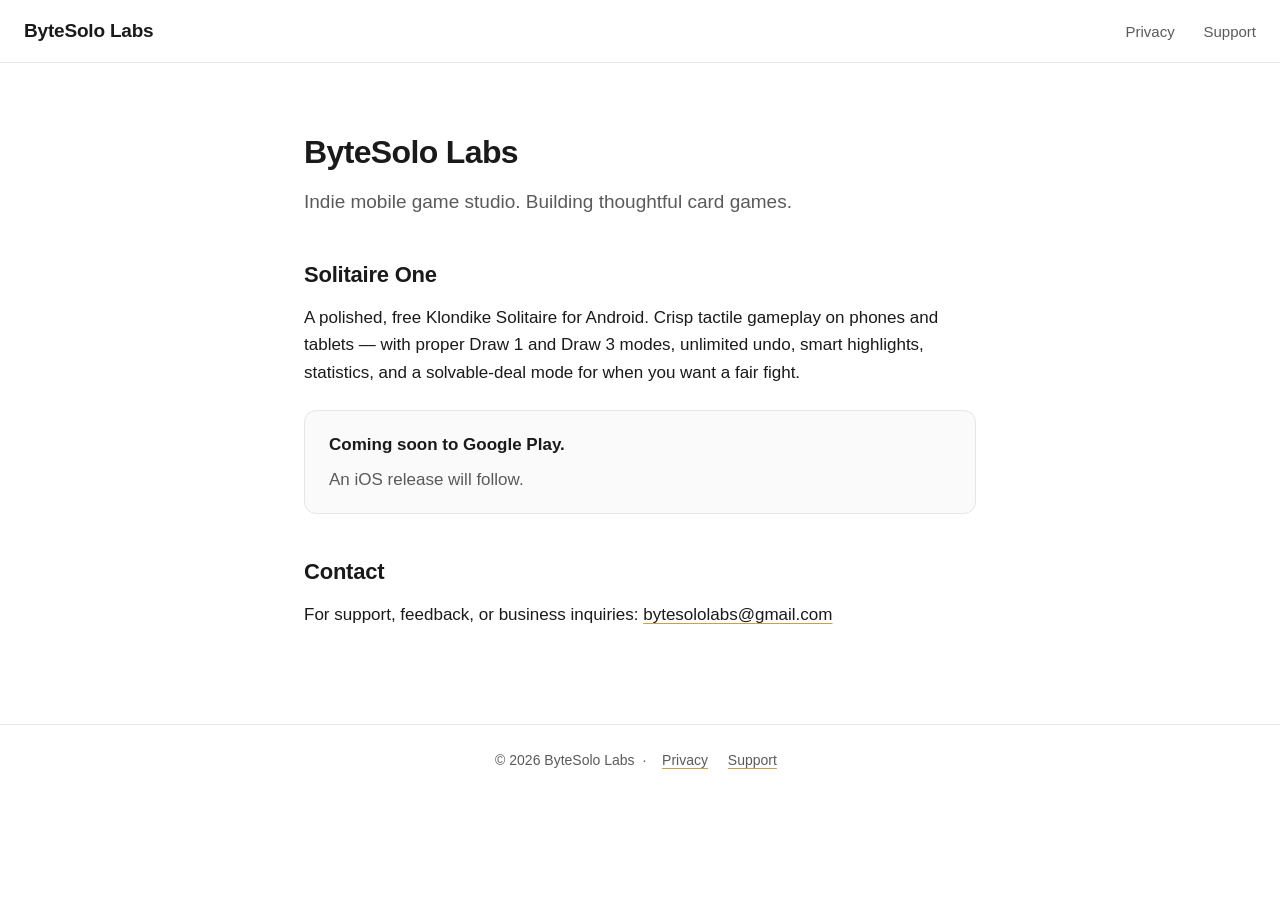
<file: index.html>
<!DOCTYPE html>
<html lang="en">
  <head>
    <meta charset="UTF-8" />
    <meta name="viewport" content="width=device-width, initial-scale=1" />
    <title>ByteSolo Labs</title>
    <meta
      name="description"
      content="Indie mobile game studio building thoughtful card games."
    />
    <link rel="stylesheet" href="styles.css" />
  </head>
  <body>
    <header class="site-header">
      <a class="brand" href="/">ByteSolo Labs</a>
      <nav>
        <a href="/privacy.html">Privacy</a>
        <a href="/support.html">Support</a>
      </nav>
    </header>

    <main class="container">
      <h1>ByteSolo Labs</h1>
      <p class="tagline">
        Indie mobile game studio. Building thoughtful card games.
      </p>

      <h2>Solitaire One</h2>
      <p>
        A polished, free Klondike Solitaire for Android. Crisp tactile
        gameplay on phones and tablets — with proper Draw 1 and Draw 3 modes,
        unlimited undo, smart highlights, statistics, and a solvable-deal
        mode for when you want a fair fight.
      </p>
      <div class="card">
        <strong>Coming soon to Google Play.</strong>
        <p class="muted" style="margin: 8px 0 0">
          An iOS release will follow.
        </p>
      </div>

      <h2>Contact</h2>
      <p>
        For support, feedback, or business inquiries:
        <a href="mailto:bytesololabs@gmail.com">bytesololabs@gmail.com</a>
      </p>
    </main>

    <footer class="site-footer">
      &copy; 2026 ByteSolo Labs &nbsp;·&nbsp;
      <a href="/privacy.html">Privacy</a>
      <a href="/support.html">Support</a>
    </footer>
  </body>
</html>
</file>
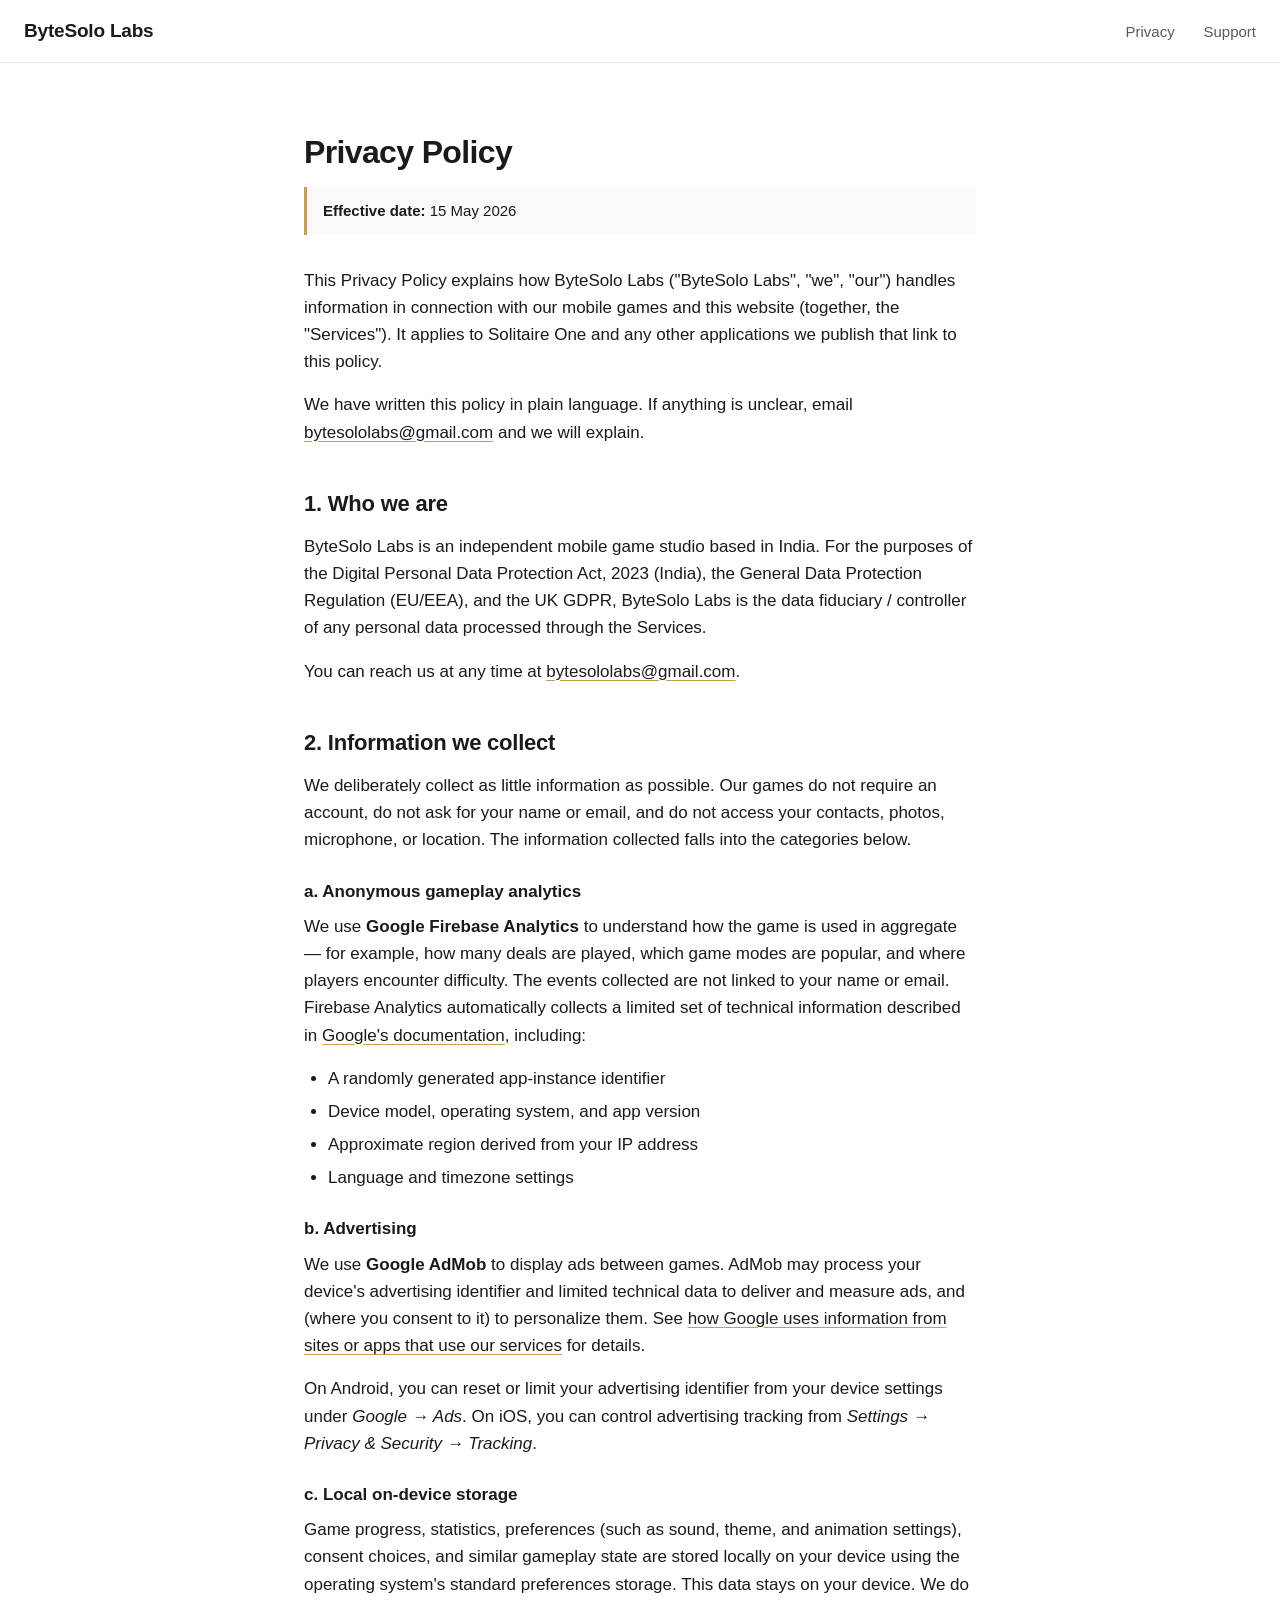
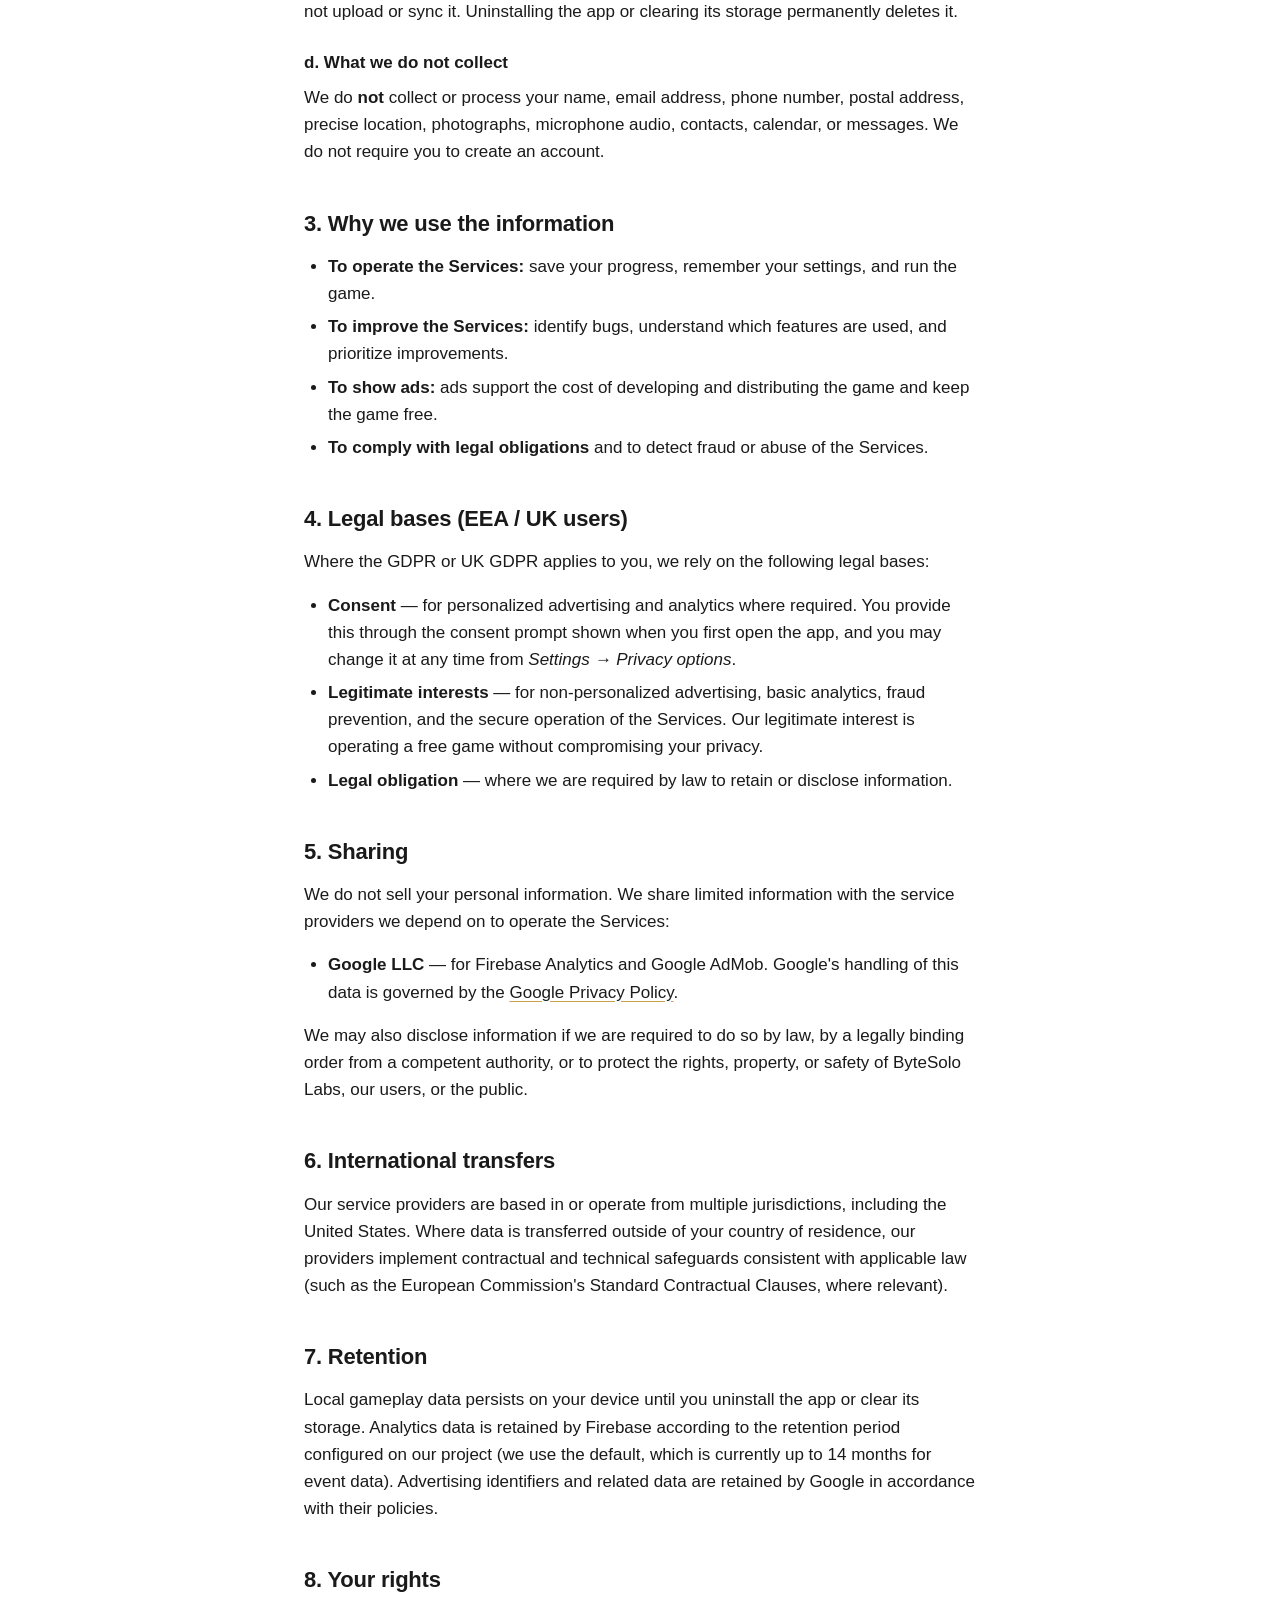
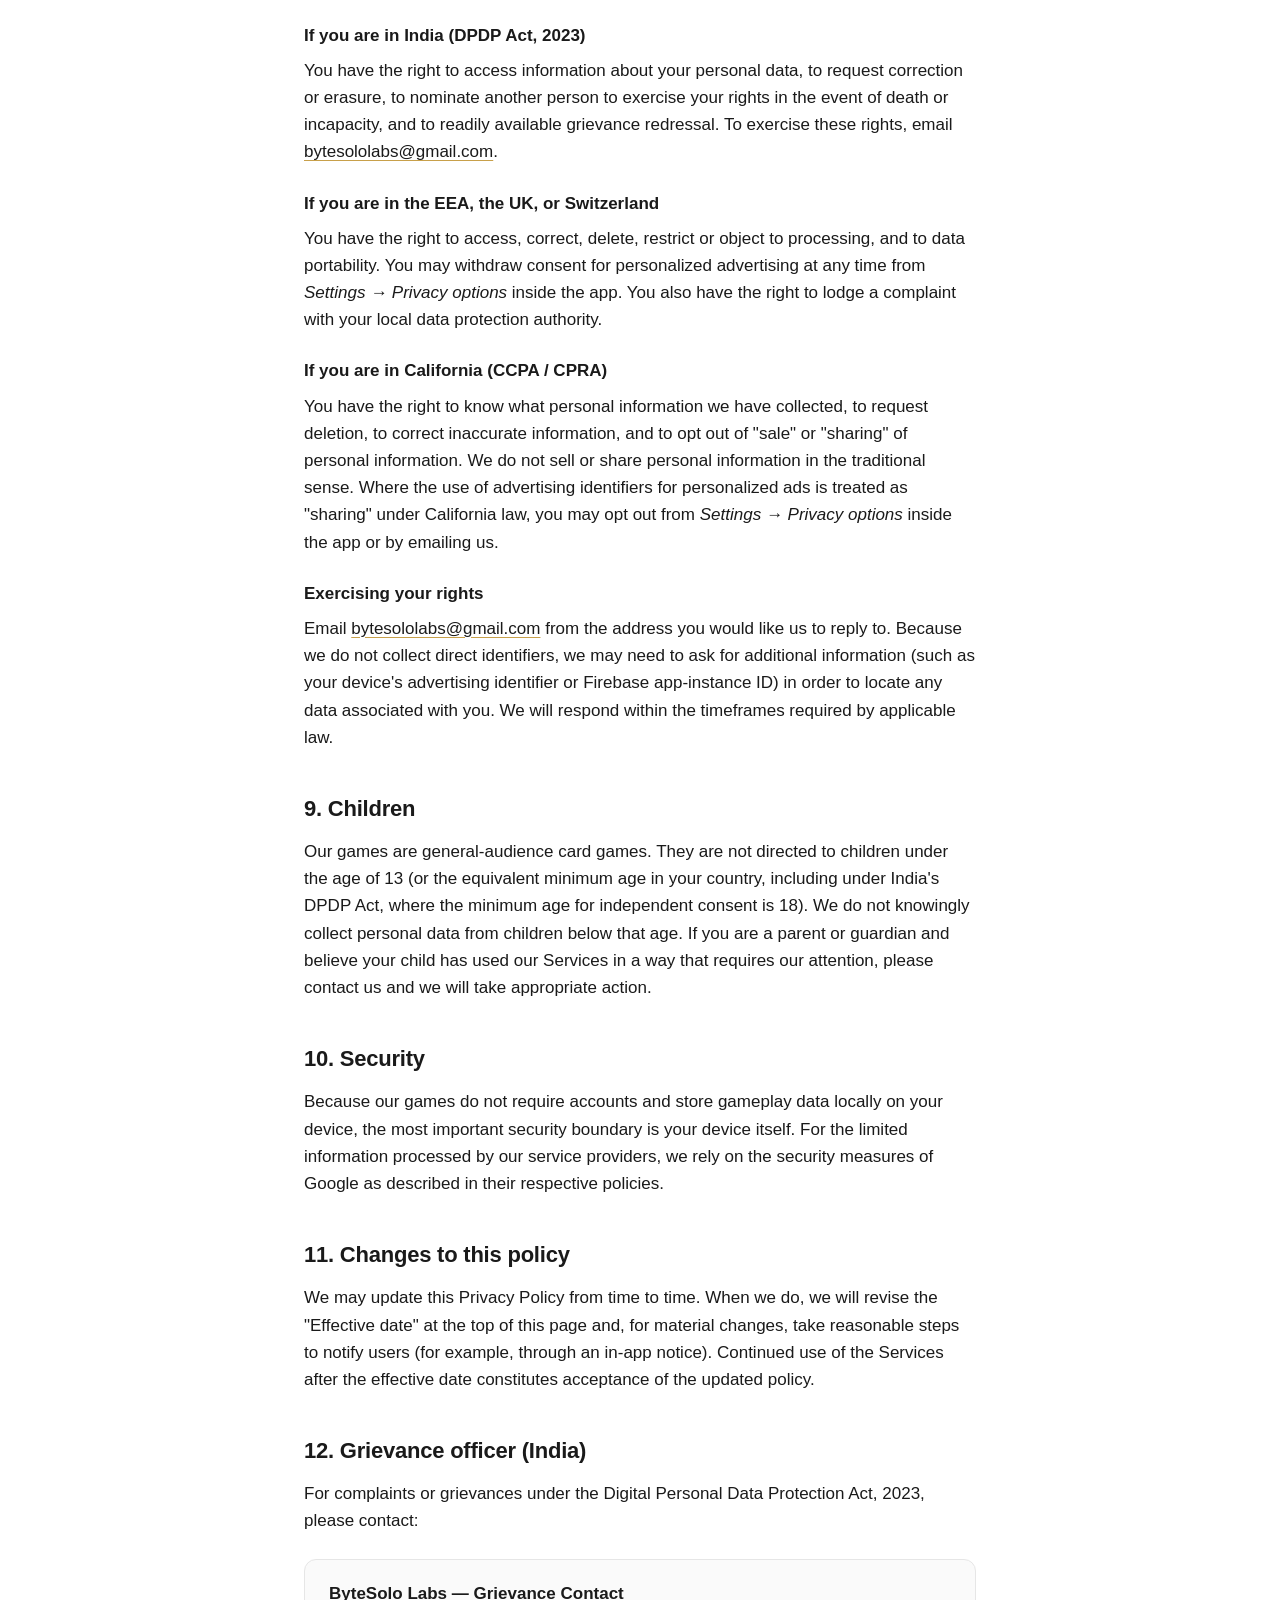
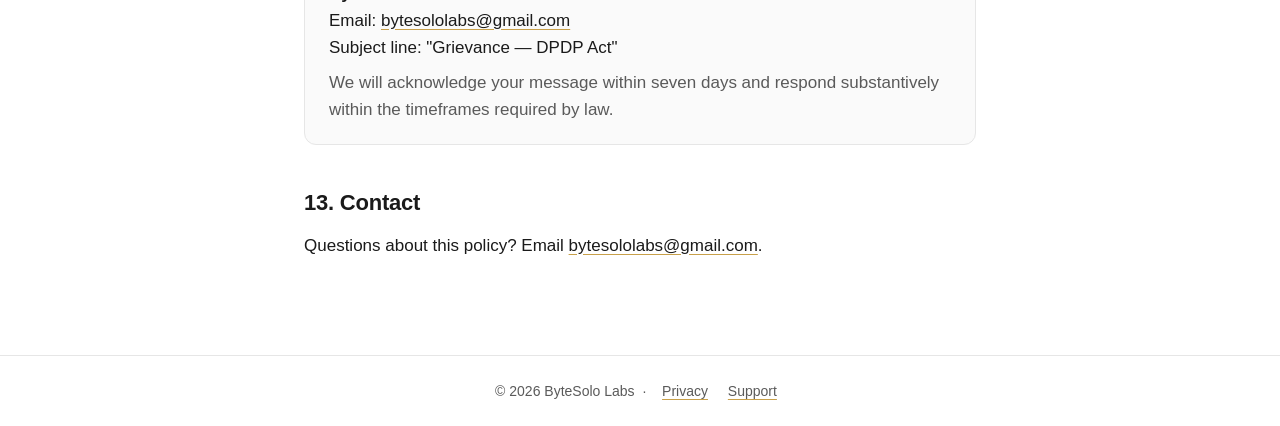
<file: privacy.html>
<!DOCTYPE html>
<html lang="en">
  <head>
    <meta charset="UTF-8" />
    <meta name="viewport" content="width=device-width, initial-scale=1" />
    <title>Privacy Policy · ByteSolo Labs</title>
    <meta
      name="description"
      content="Privacy policy for ByteSolo Labs and its mobile games."
    />
    <link rel="stylesheet" href="styles.css" />
  </head>
  <body>
    <header class="site-header">
      <a class="brand" href="/">ByteSolo Labs</a>
      <nav>
        <a href="/privacy.html">Privacy</a>
        <a href="/support.html">Support</a>
      </nav>
    </header>

    <main class="container">
      <h1>Privacy Policy</h1>
      <p class="effective">
        <strong>Effective date:</strong> 15 May 2026
      </p>

      <p>
        This Privacy Policy explains how ByteSolo Labs ("ByteSolo Labs",
        "we", "our") handles information in connection with our mobile
        games and this website (together, the "Services"). It applies to
        Solitaire One and any other applications we publish that link to
        this policy.
      </p>
      <p>
        We have written this policy in plain language. If anything is
        unclear, email
        <a href="mailto:bytesololabs@gmail.com">bytesololabs@gmail.com</a>
        and we will explain.
      </p>

      <h2>1. Who we are</h2>
      <p>
        ByteSolo Labs is an independent mobile game studio based in India.
        For the purposes of the Digital Personal Data Protection Act, 2023
        (India), the General Data Protection Regulation (EU/EEA), and the
        UK GDPR, ByteSolo Labs is the data fiduciary / controller of any
        personal data processed through the Services.
      </p>
      <p>
        You can reach us at any time at
        <a href="mailto:bytesololabs@gmail.com">bytesololabs@gmail.com</a>.
      </p>

      <h2>2. Information we collect</h2>
      <p>
        We deliberately collect as little information as possible. Our
        games do not require an account, do not ask for your name or email,
        and do not access your contacts, photos, microphone, or location.
        The information collected falls into the categories below.
      </p>

      <h3>a. Anonymous gameplay analytics</h3>
      <p>
        We use <strong>Google Firebase Analytics</strong> to understand how
        the game is used in aggregate — for example, how many deals are
        played, which game modes are popular, and where players
        encounter difficulty. The events collected are not linked to your
        name or email. Firebase Analytics automatically collects a limited
        set of technical information described in
        <a
          href="https://firebase.google.com/support/privacy"
          target="_blank"
          rel="noopener"
          >Google's documentation</a
        >, including:
      </p>
      <ul>
        <li>A randomly generated app-instance identifier</li>
        <li>Device model, operating system, and app version</li>
        <li>Approximate region derived from your IP address</li>
        <li>Language and timezone settings</li>
      </ul>

      <h3>b. Advertising</h3>
      <p>
        We use <strong>Google AdMob</strong> to display ads between games.
        AdMob may process your device's advertising identifier and limited
        technical data to deliver and measure ads, and (where you consent
        to it) to personalize them. See
        <a
          href="https://support.google.com/admob/answer/6128543"
          target="_blank"
          rel="noopener"
          >how Google uses information from sites or apps that use our
          services</a
        >
        for details.
      </p>
      <p>
        On Android, you can reset or limit your advertising identifier from
        your device settings under <em>Google &rarr; Ads</em>. On iOS, you
        can control advertising tracking from
        <em>Settings &rarr; Privacy &amp; Security &rarr; Tracking</em>.
      </p>

      <h3>c. Local on-device storage</h3>
      <p>
        Game progress, statistics, preferences (such as sound, theme, and
        animation settings), consent choices, and similar gameplay state
        are stored locally on your device using the operating system's
        standard preferences storage. This data stays on your device. We
        do not upload or sync it. Uninstalling the app or clearing its
        storage permanently deletes it.
      </p>

      <h3>d. What we do not collect</h3>
      <p>
        We do <strong>not</strong> collect or process your name, email
        address, phone number, postal address, precise location,
        photographs, microphone audio, contacts, calendar, or messages. We
        do not require you to create an account.
      </p>

      <h2>3. Why we use the information</h2>
      <ul>
        <li>
          <strong>To operate the Services:</strong> save your progress,
          remember your settings, and run the game.
        </li>
        <li>
          <strong>To improve the Services:</strong> identify bugs,
          understand which features are used, and prioritize improvements.
        </li>
        <li>
          <strong>To show ads:</strong> ads support the cost of developing
          and distributing the game and keep the game free.
        </li>
        <li>
          <strong>To comply with legal obligations</strong> and to detect
          fraud or abuse of the Services.
        </li>
      </ul>

      <h2>4. Legal bases (EEA / UK users)</h2>
      <p>
        Where the GDPR or UK GDPR applies to you, we rely on the following
        legal bases:
      </p>
      <ul>
        <li>
          <strong>Consent</strong> — for personalized advertising and
          analytics where required. You provide this through the consent
          prompt shown when you first open the app, and you may change it
          at any time from <em>Settings &rarr; Privacy options</em>.
        </li>
        <li>
          <strong>Legitimate interests</strong> — for non-personalized
          advertising, basic analytics, fraud prevention, and the secure
          operation of the Services. Our legitimate interest is operating
          a free game without compromising your privacy.
        </li>
        <li>
          <strong>Legal obligation</strong> — where we are required by law
          to retain or disclose information.
        </li>
      </ul>

      <h2>5. Sharing</h2>
      <p>
        We do not sell your personal information. We share limited
        information with the service providers we depend on to operate the
        Services:
      </p>
      <ul>
        <li>
          <strong>Google LLC</strong> — for Firebase Analytics and Google
          AdMob. Google's handling of this data is governed by the
          <a
            href="https://policies.google.com/privacy"
            target="_blank"
            rel="noopener"
            >Google Privacy Policy</a
          >.
        </li>
      </ul>
      <p>
        We may also disclose information if we are required to do so by
        law, by a legally binding order from a competent authority, or to
        protect the rights, property, or safety of ByteSolo Labs, our
        users, or the public.
      </p>

      <h2>6. International transfers</h2>
      <p>
        Our service providers are based in or operate from multiple
        jurisdictions, including the United States. Where data is
        transferred outside of your country of residence, our providers
        implement contractual and technical safeguards consistent with
        applicable law (such as the European Commission's Standard
        Contractual Clauses, where relevant).
      </p>

      <h2>7. Retention</h2>
      <p>
        Local gameplay data persists on your device until you uninstall
        the app or clear its storage. Analytics data is retained by
        Firebase according to the retention period configured on our
        project (we use the default, which is currently up to 14 months
        for event data). Advertising identifiers and related data are
        retained by Google in accordance with their policies.
      </p>

      <h2>8. Your rights</h2>

      <h3>If you are in India (DPDP Act, 2023)</h3>
      <p>
        You have the right to access information about your personal data,
        to request correction or erasure, to nominate another person to
        exercise your rights in the event of death or incapacity, and to
        readily available grievance redressal. To exercise these rights,
        email
        <a href="mailto:bytesololabs@gmail.com">bytesololabs@gmail.com</a>.
      </p>

      <h3>If you are in the EEA, the UK, or Switzerland</h3>
      <p>
        You have the right to access, correct, delete, restrict or object
        to processing, and to data portability. You may withdraw consent
        for personalized advertising at any time from
        <em>Settings &rarr; Privacy options</em> inside the app. You also
        have the right to lodge a complaint with your local data
        protection authority.
      </p>

      <h3>If you are in California (CCPA / CPRA)</h3>
      <p>
        You have the right to know what personal information we have
        collected, to request deletion, to correct inaccurate information,
        and to opt out of "sale" or "sharing" of personal information. We
        do not sell or share personal information in the traditional
        sense. Where the use of advertising identifiers for personalized
        ads is treated as "sharing" under California law, you may opt out
        from <em>Settings &rarr; Privacy options</em> inside the app or by
        emailing us.
      </p>

      <h3>Exercising your rights</h3>
      <p>
        Email
        <a href="mailto:bytesololabs@gmail.com">bytesololabs@gmail.com</a>
        from the address you would like us to reply to. Because we do not
        collect direct identifiers, we may need to ask for additional
        information (such as your device's advertising identifier or
        Firebase app-instance ID) in order to locate any data associated
        with you. We will respond within the timeframes required by
        applicable law.
      </p>

      <h2>9. Children</h2>
      <p>
        Our games are general-audience card games. They are not directed
        to children under the age of 13 (or the equivalent minimum age in
        your country, including under India's DPDP Act, where the minimum
        age for independent consent is 18). We do not knowingly collect
        personal data from children below that age. If you are a parent
        or guardian and believe your child has used our Services in a way
        that requires our attention, please contact us and we will take
        appropriate action.
      </p>

      <h2>10. Security</h2>
      <p>
        Because our games do not require accounts and store gameplay data
        locally on your device, the most important security boundary is
        your device itself. For the limited information processed by our
        service providers, we rely on the security measures of Google as
        described in their respective policies.
      </p>

      <h2>11. Changes to this policy</h2>
      <p>
        We may update this Privacy Policy from time to time. When we do,
        we will revise the "Effective date" at the top of this page and,
        for material changes, take reasonable steps to notify users (for
        example, through an in-app notice). Continued use of the Services
        after the effective date constitutes acceptance of the updated
        policy.
      </p>

      <h2>12. Grievance officer (India)</h2>
      <p>
        For complaints or grievances under the Digital Personal Data
        Protection Act, 2023, please contact:
      </p>
      <div class="card">
        <p style="margin: 0">
          <strong>ByteSolo Labs — Grievance Contact</strong><br />
          Email:
          <a
            href="mailto:bytesololabs@gmail.com?subject=Grievance%20%E2%80%94%20DPDP%20Act"
            >bytesololabs@gmail.com</a
          ><br />
          Subject line: "Grievance — DPDP Act"
        </p>
        <p class="muted" style="margin: 8px 0 0">
          We will acknowledge your message within seven days and respond
          substantively within the timeframes required by law.
        </p>
      </div>

      <h2>13. Contact</h2>
      <p>
        Questions about this policy? Email
        <a href="mailto:bytesololabs@gmail.com">bytesololabs@gmail.com</a>.
      </p>
    </main>

    <footer class="site-footer">
      &copy; 2026 ByteSolo Labs &nbsp;·&nbsp;
      <a href="/privacy.html">Privacy</a>
      <a href="/support.html">Support</a>
    </footer>
  </body>
</html>
</file>
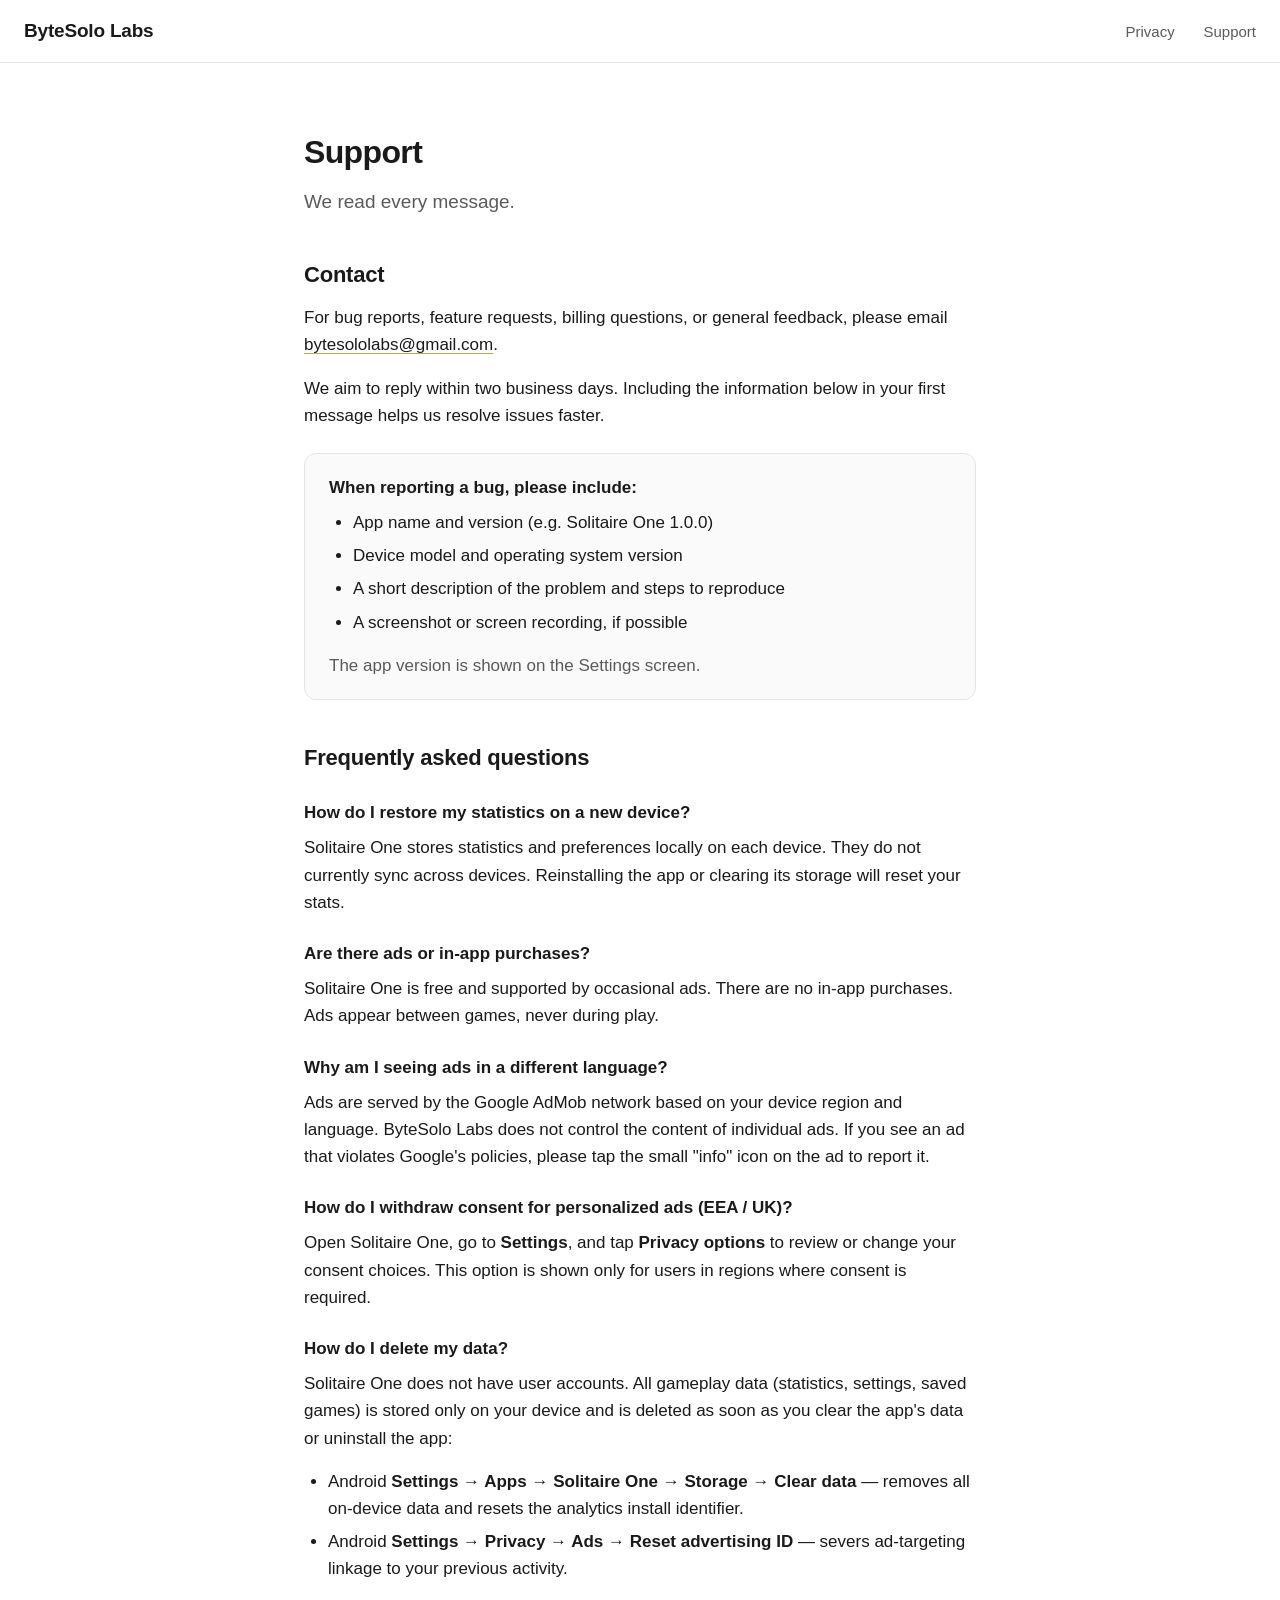
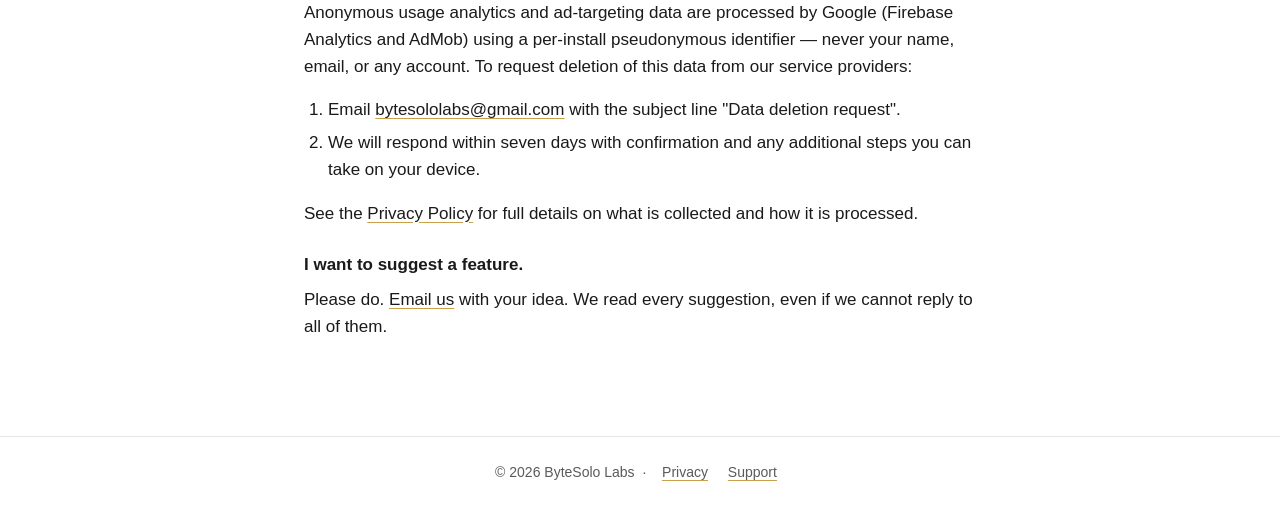
<file: support.html>
<!DOCTYPE html>
<html lang="en">
  <head>
    <meta charset="UTF-8" />
    <meta name="viewport" content="width=device-width, initial-scale=1" />
    <title>Support · ByteSolo Labs</title>
    <meta
      name="description"
      content="Support and contact information for ByteSolo Labs games."
    />
    <link rel="stylesheet" href="styles.css" />
  </head>
  <body>
    <header class="site-header">
      <a class="brand" href="/">ByteSolo Labs</a>
      <nav>
        <a href="/privacy.html">Privacy</a>
        <a href="/support.html">Support</a>
      </nav>
    </header>

    <main class="container">
      <h1>Support</h1>
      <p class="tagline">We read every message.</p>

      <h2>Contact</h2>
      <p>
        For bug reports, feature requests, billing questions, or general
        feedback, please email
        <a href="mailto:bytesololabs@gmail.com">bytesololabs@gmail.com</a>.
      </p>
      <p>
        We aim to reply within two business days. Including the information
        below in your first message helps us resolve issues faster.
      </p>

      <div class="card">
        <h3 style="margin-top: 0">When reporting a bug, please include:</h3>
        <ul>
          <li>App name and version (e.g. Solitaire One 1.0.0)</li>
          <li>Device model and operating system version</li>
          <li>A short description of the problem and steps to reproduce</li>
          <li>A screenshot or screen recording, if possible</li>
        </ul>
        <p class="muted" style="margin: 8px 0 0">
          The app version is shown on the Settings screen.
        </p>
      </div>

      <h2>Frequently asked questions</h2>

      <h3>How do I restore my statistics on a new device?</h3>
      <p>
        Solitaire One stores statistics and preferences locally on each
        device. They do not currently sync across devices. Reinstalling the
        app or clearing its storage will reset your stats.
      </p>

      <h3>Are there ads or in-app purchases?</h3>
      <p>
        Solitaire One is free and supported by occasional ads. There are no
        in-app purchases. Ads appear between games, never during play.
      </p>

      <h3>Why am I seeing ads in a different language?</h3>
      <p>
        Ads are served by the Google AdMob network based on your device
        region and language. ByteSolo Labs does not control the content of
        individual ads. If you see an ad that violates Google's policies,
        please tap the small "info" icon on the ad to report it.
      </p>

      <h3>How do I withdraw consent for personalized ads (EEA / UK)?</h3>
      <p>
        Open Solitaire One, go to <strong>Settings</strong>, and tap
        <strong>Privacy options</strong> to review or change your consent
        choices. This option is shown only for users in regions where
        consent is required.
      </p>

      <h3 id="data-deletion">How do I delete my data?</h3>
      <p>
        Solitaire One does not have user accounts. All gameplay data
        (statistics, settings, saved games) is stored only on your device
        and is deleted as soon as you clear the app's data or uninstall
        the app:
      </p>
      <ul>
        <li>
          Android <strong>Settings &rarr; Apps &rarr; Solitaire One
          &rarr; Storage &rarr; Clear data</strong> &mdash; removes all
          on-device data and resets the analytics install identifier.
        </li>
        <li>
          Android <strong>Settings &rarr; Privacy &rarr; Ads &rarr;
          Reset advertising ID</strong> &mdash; severs ad-targeting
          linkage to your previous activity.
        </li>
      </ul>
      <p>
        Anonymous usage analytics and ad-targeting data are processed by
        Google (Firebase Analytics and AdMob) using a per-install
        pseudonymous identifier &mdash; never your name, email, or any
        account. To request deletion of this data from our service
        providers:
      </p>
      <ol>
        <li>
          Email
          <a href="mailto:bytesololabs@gmail.com?subject=Data%20deletion%20request"
            >bytesololabs@gmail.com</a
          >
          with the subject line "Data deletion request".
        </li>
        <li>
          We will respond within seven days with confirmation and any
          additional steps you can take on your device.
        </li>
      </ol>
      <p>
        See the <a href="/privacy.html">Privacy Policy</a> for full
        details on what is collected and how it is processed.
      </p>

      <h3>I want to suggest a feature.</h3>
      <p>
        Please do.
        <a href="mailto:bytesololabs@gmail.com?subject=Feature%20suggestion"
          >Email us</a
        >
        with your idea. We read every suggestion, even if we cannot reply
        to all of them.
      </p>
    </main>

    <footer class="site-footer">
      &copy; 2026 ByteSolo Labs &nbsp;·&nbsp;
      <a href="/privacy.html">Privacy</a>
      <a href="/support.html">Support</a>
    </footer>
  </body>
</html>
</file>
<file: styles.css>
:root {
  --bg: #ffffff;
  --text: #1a1a1a;
  --muted: #5a5a5a;
  --accent: #c8a04a;
  --border: #e6e6e6;
  --card-bg: #fafafa;
}

* {
  box-sizing: border-box;
}

html,
body {
  margin: 0;
  padding: 0;
  background: var(--bg);
  color: var(--text);
  font-family: -apple-system, BlinkMacSystemFont, "Segoe UI", Roboto, Oxygen,
    Ubuntu, Cantarell, sans-serif;
  font-size: 17px;
  line-height: 1.6;
  -webkit-font-smoothing: antialiased;
}

.site-header {
  display: flex;
  justify-content: space-between;
  align-items: center;
  border-bottom: 1px solid var(--border);
  padding: 16px 24px;
  background: var(--bg);
}

.site-header .brand {
  font-weight: 700;
  font-size: 19px;
  color: var(--text);
  text-decoration: none;
  letter-spacing: -0.01em;
}

.site-header nav a {
  color: var(--muted);
  text-decoration: none;
  margin-left: 24px;
  font-size: 15px;
}

.site-header nav a:hover {
  color: var(--text);
}

.container {
  max-width: 720px;
  margin: 0 auto;
  padding: 32px 24px 80px;
}

h1 {
  font-size: 32px;
  letter-spacing: -0.02em;
  margin: 32px 0 8px;
}

h2 {
  font-size: 22px;
  letter-spacing: -0.01em;
  margin: 40px 0 12px;
}

h3 {
  font-size: 17px;
  margin: 24px 0 8px;
}

p,
ul,
ol {
  margin: 0 0 16px;
}

ul,
ol {
  padding-left: 24px;
}

li {
  margin-bottom: 6px;
}

a {
  color: var(--text);
  text-decoration: underline;
  text-decoration-color: var(--accent);
  text-underline-offset: 3px;
}

.muted {
  color: var(--muted);
}

.tagline {
  font-size: 19px;
  color: var(--muted);
  margin-bottom: 32px;
}

.card {
  background: var(--card-bg);
  border: 1px solid var(--border);
  border-radius: 12px;
  padding: 20px 24px;
  margin: 24px 0;
}

.effective {
  background: var(--card-bg);
  border-left: 3px solid var(--accent);
  padding: 12px 16px;
  margin: 0 0 32px;
  font-size: 15px;
}

.site-footer {
  border-top: 1px solid var(--border);
  padding: 24px;
  text-align: center;
  color: var(--muted);
  font-size: 14px;
}

.site-footer a {
  color: var(--muted);
  margin: 0 8px;
}

@media (max-width: 520px) {
  .site-header {
    padding: 12px 16px;
  }
  .site-header nav a {
    margin-left: 12px;
    font-size: 14px;
  }
  .container {
    padding: 24px 16px 60px;
  }
  h1 {
    font-size: 26px;
  }
  h2 {
    font-size: 19px;
  }
}
</file>
